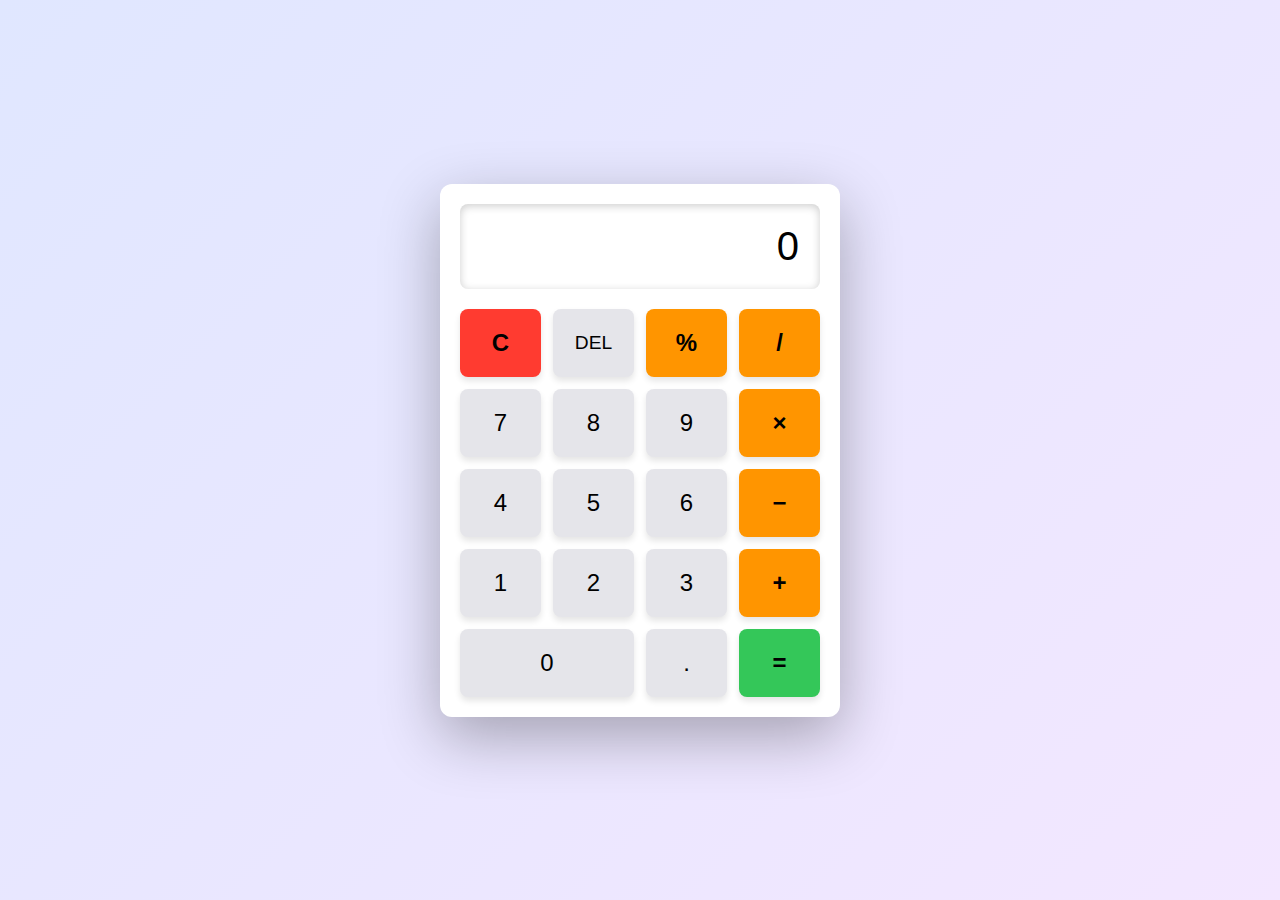
<file: Frontend/calculator-Vanilla/index.html>
<!DOCTYPE html>
<html lang="en">

<head>
    <meta charset="UTF-8">
    <meta name="viewport" content="width=device-width, initial-scale=1.0">
    <title>Vanilla JS Calculator</title>
    <link rel="stylesheet" href="style.css">
</head>

<body>
    <div class="container">
        <div class="calculator">
            <div class="display-section">
                <input type="text" id="display" class="display" value="0" readonly aria-label="Calculator display">
            </div>

            <div class="buttons">
                <!-- Row 1 -->
                <button class="btn clear-btn" data-value="C" aria-label="Clear">C</button>
                <button class="btn delete-btn" data-value="DEL" aria-label="Delete">DEL</button>
                <button class="btn operator" data-value="%" aria-label="Percentage">%</button>
                <button class="btn operator" data-value="/" aria-label="Divide">/</button>

                <!-- Row 2 -->
                <button class="btn" data-value="7" aria-label="Seven">7</button>
                <button class="btn" data-value="8" aria-label="Eight">8</button>
                <button class="btn" data-value="9" aria-label="Nine">9</button>
                <button class="btn operator" data-value="*" aria-label="Multiply">×</button>

                <!-- Row 3 -->
                <button class="btn" data-value="4" aria-label="Four">4</button>
                <button class="btn" data-value="5" aria-label="Five">5</button>
                <button class="btn" data-value="6" aria-label="Six">6</button>
                <button class="btn operator" data-value="-" aria-label="Subtract">−</button>

                <!-- Row 4 -->
                <button class="btn" data-value="1" aria-label="One">1</button>
                <button class="btn" data-value="2" aria-label="Two">2</button>
                <button class="btn" data-value="3" aria-label="Three">3</button>
                <button class="btn operator" data-value="+" aria-label="Add">+</button>

                <!-- Row 5 -->
                <button class="btn zero-btn" data-value="0" aria-label="Zero">0</button>
                <button class="btn" data-value="." aria-label="Decimal">.</button>
                <button class="btn equals-btn" data-value="=" aria-label="Equals">=</button>
            </div>
        </div>
    </div>

    <script src="script.js"></script>
</body>

</html>
</file>
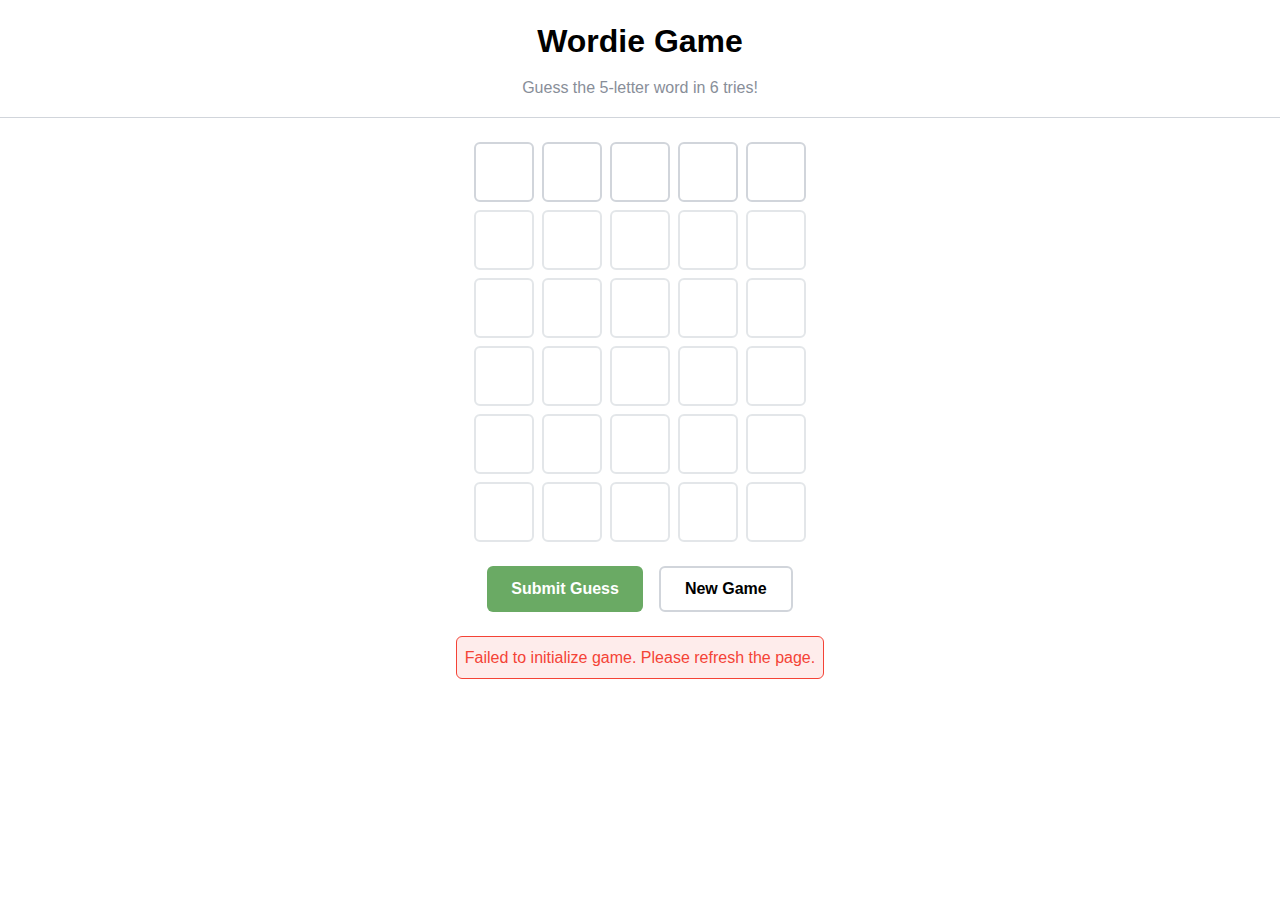
<file: Frontend/wordie/index.html>
<!DOCTYPE html>
<html lang="en">

<head>
    <meta charset="UTF-8">
    <meta name="viewport" content="width=device-width, initial-scale=1.0">
    <meta name="description" content="Wordie - A word guessing game where you have 6 tries to guess a 5-letter word">
    <title>Wordie - Word Guessing Game</title>
    <link rel="stylesheet" href="style.css">
    <!-- Preload for better performance -->
    <link rel="preconnect" href="https://words.dev-apis.com">
</head>

<body>
    <!-- Semantic header with proper ARIA labels -->
    <header class="header" role="banner">
        <h1 class="game-title">Wordie Game</h1>
        <p class="game-subtitle">Guess the 5-letter word in 6 tries!</p>
    </header>

    <!-- Main game area -->
    <main class="game-container" role="main">
        <!-- Game board with semantic structure -->
        <section class="game-board" aria-label="Game board">
            <!-- Row 1 -->
            <div class="guess-row" data-row="0" role="group" aria-label="Guess row 1">
                <input class="letter-box" type="text" maxlength="1" data-position="0" aria-label="Letter 1">
                <input class="letter-box" type="text" maxlength="1" data-position="1" aria-label="Letter 2">
                <input class="letter-box" type="text" maxlength="1" data-position="2" aria-label="Letter 3">
                <input class="letter-box" type="text" maxlength="1" data-position="3" aria-label="Letter 4">
                <input class="letter-box" type="text" maxlength="1" data-position="4" aria-label="Letter 5">
            </div>

            <!-- Row 2 -->
            <div class="guess-row" data-row="1" role="group" aria-label="Guess row 2">
                <input class="letter-box" type="text" maxlength="1" data-position="0" aria-label="Letter 1" disabled>
                <input class="letter-box" type="text" maxlength="1" data-position="1" aria-label="Letter 2" disabled>
                <input class="letter-box" type="text" maxlength="1" data-position="2" aria-label="Letter 3" disabled>
                <input class="letter-box" type="text" maxlength="1" data-position="3" aria-label="Letter 4" disabled>
                <input class="letter-box" type="text" maxlength="1" data-position="4" aria-label="Letter 5" disabled>
            </div>

            <!-- Row 3 -->
            <div class="guess-row" data-row="2" role="group" aria-label="Guess row 3">
                <input class="letter-box" type="text" maxlength="1" data-position="0" aria-label="Letter 1" disabled>
                <input class="letter-box" type="text" maxlength="1" data-position="1" aria-label="Letter 2" disabled>
                <input class="letter-box" type="text" maxlength="1" data-position="2" aria-label="Letter 3" disabled>
                <input class="letter-box" type="text" maxlength="1" data-position="3" aria-label="Letter 4" disabled>
                <input class="letter-box" type="text" maxlength="1" data-position="4" aria-label="Letter 5" disabled>
            </div>

            <!-- Row 4 -->
            <div class="guess-row" data-row="3" role="group" aria-label="Guess row 4">
                <input class="letter-box" type="text" maxlength="1" data-position="0" aria-label="Letter 1" disabled>
                <input class="letter-box" type="text" maxlength="1" data-position="1" aria-label="Letter 2" disabled>
                <input class="letter-box" type="text" maxlength="1" data-position="2" aria-label="Letter 3" disabled>
                <input class="letter-box" type="text" maxlength="1" data-position="3" aria-label="Letter 4" disabled>
                <input class="letter-box" type="text" maxlength="1" data-position="4" aria-label="Letter 5" disabled>
            </div>

            <!-- Row 5 -->
            <div class="guess-row" data-row="4" role="group" aria-label="Guess row 5">
                <input class="letter-box" type="text" maxlength="1" data-position="0" aria-label="Letter 1" disabled>
                <input class="letter-box" type="text" maxlength="1" data-position="1" aria-label="Letter 2" disabled>
                <input class="letter-box" type="text" maxlength="1" data-position="2" aria-label="Letter 3" disabled>
                <input class="letter-box" type="text" maxlength="1" data-position="3" aria-label="Letter 4" disabled>
                <input class="letter-box" type="text" maxlength="1" data-position="4" aria-label="Letter 5" disabled>
            </div>

            <!-- Row 6 -->
            <div class="guess-row" data-row="5" role="group" aria-label="Guess row 6">
                <input class="letter-box" type="text" maxlength="1" data-position="0" aria-label="Letter 1" disabled>
                <input class="letter-box" type="text" maxlength="1" data-position="1" aria-label="Letter 2" disabled>
                <input class="letter-box" type="text" maxlength="1" data-position="2" aria-label="Letter 3" disabled>
                <input class="letter-box" type="text" maxlength="1" data-position="3" aria-label="Letter 4" disabled>
                <input class="letter-box" type="text" maxlength="1" data-position="4" aria-label="Letter 5" disabled>
            </div>
        </section>

        <!-- Game controls -->
        <section class="game-controls" aria-label="Game controls">
            <button class="submit-btn" type="button" aria-label="Submit guess">Submit Guess</button>
            <button class="reset-btn" type="button" aria-label="Reset game">New Game</button>
        </section>

        <!-- Message area for feedback -->
        <section class="message-area" role="status" aria-live="polite" aria-label="Game messages">
            <!-- Messages will appear here -->
        </section>
    </main>

    <!-- Loading indicator -->
    <div class="loading" aria-hidden="true">
        <span>Loading...</span>
    </div>

    <script src="script.js"></script>
</body>

</html>
</file>
<file: Frontend/calculator-Vanilla/style.css>
/* ==================== */
/* RESET & BASE STYLES  */
/* ==================== */
* {
    margin: 0;
    padding: 0;
    box-sizing: border-box;
}

:root {
    /* Color Palette */
    --bg-primary: #1e1e2e;
    --bg-secondary: #2a2a3e;
    --bg-calculator: #252538;
    --bg-button: #3a3a52;
    --bg-button-hover: #4a4a62;
    --bg-operator: #ff9500;
    --bg-operator-hover: #ffad33;
    --bg-equals: #34c759;
    --bg-equals-hover: #5dd67f;
    --bg-clear: #ff3b30;
    --bg-clear-hover: #ff6058;
    --text-primary: #ffffff;
    --text-secondary: #a0a0a0;
    --shadow: rgba(0, 0, 0, 0.3);

    /* Typography */
    --font-family: -apple-system, BlinkMacSystemFont, 'Segoe UI', Roboto, Oxygen, Ubuntu, Cantarell, sans-serif;
    --font-size-display: 2.5rem;
    --font-size-button: 1.5rem;

    /* Spacing */
    --gap: 12px;
    --padding: 20px;
    --border-radius: 12px;
}

body {
    font-family: var(--font-family);
    background: linear-gradient(135deg, #667eea 0%, #764ba2 100%);
    min-height: 100vh;
    display: flex;
    align-items: center;
    justify-content: center;
    padding: 20px;
}

/* ==================== */
/* CONTAINER & LAYOUT   */
/* ==================== */
.container {
    width: 100%;
    max-width: 400px;
}

.calculator {
    background: var(--bg-calculator);
    border-radius: var(--border-radius);
    padding: var(--padding);
    box-shadow: 0 20px 60px var(--shadow);
}

/* ==================== */
/* DISPLAY SECTION      */
/* ==================== */
.display-section {
    margin-bottom: var(--padding);
}

.display {
    width: 100%;
    background: var(--bg-secondary);
    border: none;
    border-radius: 8px;
    padding: 20px;
    font-size: var(--font-size-display);
    color: var(--text-primary);
    text-align: right;
    font-weight: 300;
    letter-spacing: 1px;
    box-shadow: inset 0 2px 8px rgba(0, 0, 0, 0.2);
}

.display:focus {
    outline: none;
}

/* ==================== */
/* BUTTONS GRID         */
/* ==================== */
.buttons {
    display: grid;
    grid-template-columns: repeat(4, 1fr);
    gap: var(--gap);
}

.btn {
    background: var(--bg-button);
    border: none;
    border-radius: 8px;
    padding: 20px;
    font-size: var(--font-size-button);
    color: var(--text-primary);
    font-weight: 500;
    cursor: pointer;
    transition: all 0.2s ease;
    box-shadow: 0 4px 6px rgba(0, 0, 0, 0.1);
}

.btn:hover {
    background: var(--bg-button-hover);
    transform: translateY(-2px);
    box-shadow: 0 6px 12px rgba(0, 0, 0, 0.2);
}

.btn:active {
    transform: translateY(0);
    box-shadow: 0 2px 4px rgba(0, 0, 0, 0.1);
}

/* ==================== */
/* SPECIAL BUTTONS      */
/* ==================== */
.operator {
    background: var(--bg-operator);
    font-weight: 600;
}

.operator:hover {
    background: var(--bg-operator-hover);
}

.equals-btn {
    background: var(--bg-equals);
    font-weight: 600;
}

.equals-btn:hover {
    background: var(--bg-equals-hover);
}

.clear-btn {
    background: var(--bg-clear);
    font-weight: 600;
}

.clear-btn:hover {
    background: var(--bg-clear-hover);
}

.delete-btn {
    background: var(--bg-button);
    font-size: 1.2rem;
}

.zero-btn {
    grid-column: span 2;
}

/* ==================== */
/* RESPONSIVE DESIGN    */
/* ==================== */
@media (max-width: 480px) {
    :root {
        --font-size-display: 2rem;
        --font-size-button: 1.2rem;
        --gap: 8px;
        --padding: 15px;
    }

    .btn {
        padding: 15px;
    }

    .display {
        padding: 15px;
    }
}

@media (max-width: 360px) {
    :root {
        --font-size-display: 1.5rem;
        --font-size-button: 1rem;
    }
}

/* ==================== */
/* ACCESSIBILITY        */
/* ==================== */
.btn:focus {
    outline: 2px solid var(--bg-operator);
    outline-offset: 2px;
}

@media (prefers-reduced-motion: reduce) {
    * {
        animation: none !important;
        transition: none !important;
    }
}

/* ==================== */
/* DARK MODE SUPPORT    */
/* ==================== */
@media (prefers-color-scheme: light) {
    :root {
        --bg-primary: #f5f5f7;
        --bg-secondary: #ffffff;
        --bg-calculator: #ffffff;
        --bg-button: #e5e5ea;
        --bg-button-hover: #d1d1d6;
        --text-primary: #000000;
        --text-secondary: #6e6e73;
    }

    body {
        background: linear-gradient(135deg, #e0e7ff 0%, #f3e7ff 100%);
    }
}
</file>
<file: Frontend/wordie/style.css>
/* ==================== */
/* CSS RESET & VARIABLES */
/* ==================== */
:root {
    /* Color System */
    --color-primary: #6aaa64;
    --color-secondary: #c9b458;
    --color-absent: #787c7e;
    --color-background: #121213;
    --color-surface: #ffffff;
    --color-text-primary: #ffffff;
    --color-text-secondary: #000000;
    --color-border: #3a3a3c;
    --color-correct: #6aaa64;
    --color-present: #c9b458;
    --color-error: #f44336;
    --color-success: #4caf50;

    /* Typography */
    --font-family: -apple-system, BlinkMacSystemFont, 'Segoe UI', Roboto, Oxygen, Ubuntu, Cantarell, sans-serif;
    --font-size-xs: 0.75rem;
    --font-size-sm: 0.875rem;
    --font-size-base: 1rem;
    --font-size-lg: 1.125rem;
    --font-size-xl: 1.25rem;
    --font-size-2xl: 1.5rem;
    --font-size-3xl: 2rem;

    /* Spacing System */
    --space-1: 0.25rem;
    --space-2: 0.5rem;
    --space-3: 0.75rem;
    --space-4: 1rem;
    --space-5: 1.25rem;
    --space-6: 1.5rem;
    --space-8: 2rem;
    --space-10: 2.5rem;
    --space-12: 3rem;

    /* Layout */
    --max-width: 500px;
    --border-radius: 0.375rem;
    --box-shadow: 0 4px 6px -1px rgba(0, 0, 0, 0.1);
    --transition: all 0.2s ease-in-out;
}

/* Reset */
*,
*::before,
*::after {
    box-sizing: border-box;
    margin: 0;
    padding: 0;
}

/* ==================== */
/* BASE STYLES */
/* ==================== */
body {
    font-family: var(--font-family);
    background-color: var(--color-background);
    color: var(--color-text-primary);
    line-height: 1.6;
    min-height: 100vh;
    display: flex;
    flex-direction: column;
}

/* ==================== */
/* HEADER */
/* ==================== */
.header {
    background-color: var(--color-background);
    border-bottom: 1px solid var(--color-border);
    padding: var(--space-4) var(--space-4);
    text-align: center;
}

.game-title {
    font-size: var(--font-size-3xl);
    font-weight: 700;
    margin-bottom: var(--space-2);
    color: var(--color-text-primary);
}

.game-subtitle {
    font-size: var(--font-size-base);
    color: var(--color-text-secondary);
    opacity: 0.8;
}

/* ==================== */
/* MAIN GAME CONTAINER */
/* ==================== */
.game-container {
    flex: 1;
    display: flex;
    flex-direction: column;
    align-items: center;
    padding: var(--space-6);
    max-width: var(--max-width);
    margin: 0 auto;
    width: 100%;
}

/* ==================== */
/* GAME BOARD */
/* ==================== */
.game-board {
    display: flex;
    flex-direction: column;
    gap: var(--space-2);
    margin-bottom: var(--space-6);
}

.guess-row {
    display: grid;
    grid-template-columns: repeat(5, 1fr);
    gap: var(--space-2);
}

.letter-box {
    width: 60px;
    height: 60px;
    border: 2px solid var(--color-border);
    border-radius: var(--border-radius);
    background-color: transparent;
    color: var(--color-text-primary);
    font-size: var(--font-size-xl);
    font-weight: 700;
    text-align: center;
    text-transform: uppercase;
    transition: var(--transition);
}

.letter-box:focus {
    outline: none;
    border-color: var(--color-primary);
    box-shadow: 0 0 0 2px rgba(106, 170, 100, 0.2);
}

.letter-box:disabled {
    cursor: not-allowed;
    opacity: 0.6;
}

/* Letter States */
.letter-box.correct {
    background-color: var(--color-correct);
    border-color: var(--color-correct);
    color: white;
}

.letter-box.present {
    background-color: var(--color-present);
    border-color: var(--color-present);
    color: white;
}

.letter-box.absent {
    background-color: var(--color-absent);
    border-color: var(--color-absent);
    color: white;
}

/* ==================== */
/* GAME CONTROLS */
/* ==================== */
.game-controls {
    display: flex;
    gap: var(--space-4);
    margin-bottom: var(--space-6);
}

.submit-btn,
.reset-btn {
    padding: var(--space-3) var(--space-6);
    border: none;
    border-radius: var(--border-radius);
    font-size: var(--font-size-base);
    font-weight: 600;
    cursor: pointer;
    transition: var(--transition);
}

.submit-btn {
    background-color: var(--color-primary);
    color: white;
}

.submit-btn:hover:not(:disabled) {
    background-color: #5a9a54;
    transform: translateY(-1px);
}

.submit-btn:disabled {
    background-color: var(--color-absent);
    cursor: not-allowed;
    opacity: 0.6;
}

.reset-btn {
    background-color: transparent;
    color: var(--color-text-primary);
    border: 2px solid var(--color-border);
}

.reset-btn:hover {
    background-color: var(--color-border);
    transform: translateY(-1px);
}

/* ==================== */
/* MESSAGE AREA */
/* ==================== */
.message-area {
    min-height: 2rem;
    text-align: center;
    font-weight: 500;
    padding: var(--space-2);
    border-radius: var(--border-radius);
    transition: var(--transition);
}

.message-area.success {
    background-color: rgba(76, 175, 80, 0.1);
    color: var(--color-success);
    border: 1px solid var(--color-success);
}

.message-area.error {
    background-color: rgba(244, 67, 54, 0.1);
    color: var(--color-error);
    border: 1px solid var(--color-error);
}

.message-area.info {
    background-color: rgba(106, 170, 100, 0.1);
    color: var(--color-primary);
    border: 1px solid var(--color-primary);
}

/* ==================== */
/* LOADING STATE */
/* ==================== */
.loading {
    position: fixed;
    top: 0;
    left: 0;
    right: 0;
    bottom: 0;
    background-color: rgba(0, 0, 0, 0.8);
    display: none;
    align-items: center;
    justify-content: center;
    color: white;
    font-size: var(--font-size-lg);
    z-index: 1000;
}

.loading.show {
    display: flex;
}

/* ==================== */
/* ANIMATIONS */
/* ==================== */
@keyframes flip {
    0% {
        transform: rotateX(0);
    }

    50% {
        transform: rotateX(-90deg);
    }

    100% {
        transform: rotateX(0);
    }
}

.letter-box.flip {
    animation: flip 0.6s ease-in-out;
}

@keyframes shake {

    0%,
    100% {
        transform: translateX(0);
    }

    25% {
        transform: translateX(-5px);
    }

    75% {
        transform: translateX(5px);
    }
}

.guess-row.shake {
    animation: shake 0.5s ease-in-out;
}

/* ==================== */
/* RESPONSIVE DESIGN */
/* ==================== */
@media (max-width: 480px) {
    :root {
        --space-4: 0.75rem;
        --space-6: 1rem;
    }

    .letter-box {
        width: 50px;
        height: 50px;
        font-size: var(--font-size-lg);
    }

    .game-title {
        font-size: var(--font-size-2xl);
    }

    .game-controls {
        flex-direction: column;
        align-items: center;
    }

    .submit-btn,
    .reset-btn {
        width: 100%;
        max-width: 200px;
    }
}

/* ==================== */
/* ACCESSIBILITY */
/* ==================== */
@media (prefers-reduced-motion: reduce) {
    * {
        animation: none !important;
        transition: none !important;
    }
}

@media (prefers-color-scheme: light) {
    :root {
        --color-background: #ffffff;
        --color-text-primary: #000000;
        --color-text-secondary: #6b7280;
        --color-border: #d1d5db;
        --color-surface: #f9fafb;
    }
}

/* High contrast mode */
@media (prefers-contrast: high) {
    :root {
        --color-border: #000000;
        --color-text-primary: #000000;
        --color-background: #ffffff;
    }
}

/* Focus visible for keyboard navigation */
.letter-box:focus-visible,
.submit-btn:focus-visible,
.reset-btn:focus-visible {
    outline: 2px solid var(--color-primary);
    outline-offset: 2px;
}
</file>
